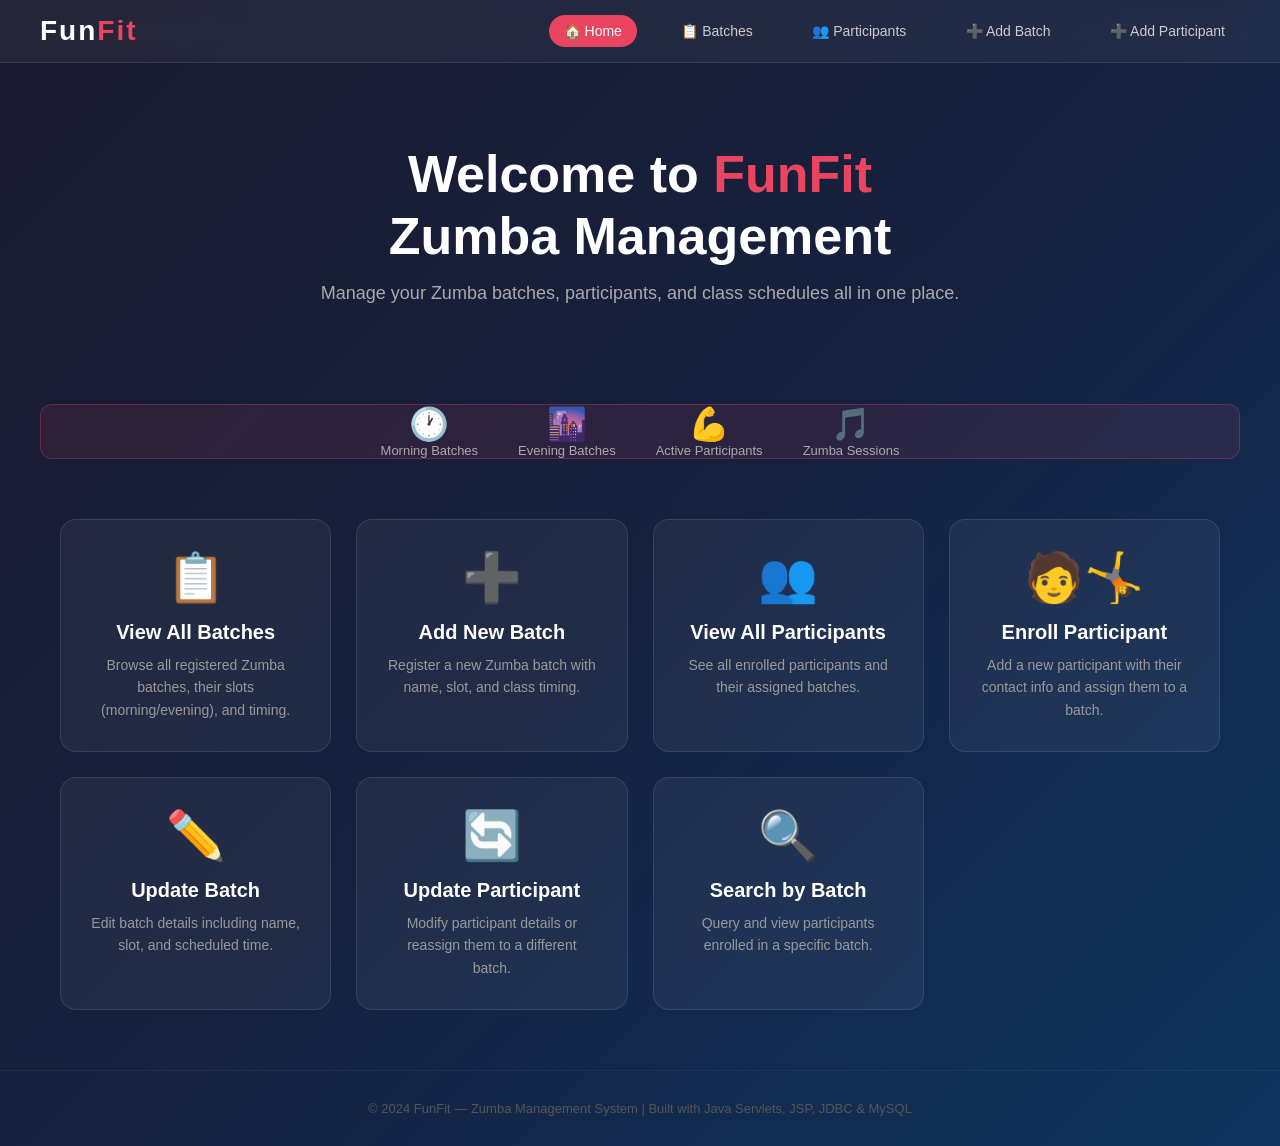
<file: src/main/webapp/index.html>
<!DOCTYPE html>
<html lang="en">
<head>
    <meta charset="UTF-8">
    <meta name="viewport" content="width=device-width, initial-scale=1.0">
    <title>FunFit - Zumba Management System</title>
    <link rel="stylesheet" href="css/style.css">
</head>
<body>

<header>
    <div class="nav-container">
        <a href="index.html" class="logo">Fun<span>Fit</span></a>
        <nav>
            <a href="index.html" class="active">🏠 Home</a>
            <a href="jsp/listBatches.jsp">📋 Batches</a>
            <a href="jsp/listParticipants.jsp">👥 Participants</a>
            <a href="add-batch.html">➕ Add Batch</a>
            <a href="add-participant.html">➕ Add Participant</a>
        </nav>
    </div>
</header>

<main>
    <section class="hero">
        <h1>Welcome to <span class="highlight">FunFit</span><br>Zumba Management</h1>
        <p>Manage your Zumba batches, participants, and class schedules all in one place.</p>
    </section>

    <div class="stats-bar" style="padding: 0 20px;">
        <div class="stat">
            <div class="stat-number">🕐</div>
            <div class="stat-label">Morning Batches</div>
        </div>
        <div class="stat">
            <div class="stat-number">🌆</div>
            <div class="stat-label">Evening Batches</div>
        </div>
        <div class="stat">
            <div class="stat-number">💪</div>
            <div class="stat-label">Active Participants</div>
        </div>
        <div class="stat">
            <div class="stat-number">🎵</div>
            <div class="stat-label">Zumba Sessions</div>
        </div>
    </div>

    <div class="dashboard-grid">
        <a href="jsp/listBatches.jsp" class="card">
            <div class="card-icon">📋</div>
            <h3>View All Batches</h3>
            <p>Browse all registered Zumba batches, their slots (morning/evening), and timing.</p>
        </a>

        <a href="add-batch.html" class="card">
            <div class="card-icon">➕</div>
            <h3>Add New Batch</h3>
            <p>Register a new Zumba batch with name, slot, and class timing.</p>
        </a>

        <a href="jsp/listParticipants.jsp" class="card">
            <div class="card-icon">👥</div>
            <h3>View All Participants</h3>
            <p>See all enrolled participants and their assigned batches.</p>
        </a>

        <a href="add-participant.html" class="card">
            <div class="card-icon">🧑‍🤸</div>
            <h3>Enroll Participant</h3>
            <p>Add a new participant with their contact info and assign them to a batch.</p>
        </a>

        <a href="update-batch.html" class="card">
            <div class="card-icon">✏️</div>
            <h3>Update Batch</h3>
            <p>Edit batch details including name, slot, and scheduled time.</p>
        </a>

        <a href="update-participant.html" class="card">
            <div class="card-icon">🔄</div>
            <h3>Update Participant</h3>
            <p>Modify participant details or reassign them to a different batch.</p>
        </a>

        <a href="jsp/participantsByBatch.jsp" class="card">
            <div class="card-icon">🔍</div>
            <h3>Search by Batch</h3>
            <p>Query and view participants enrolled in a specific batch.</p>
        </a>
    </div>
</main>

<footer>
    <p>© 2024 FunFit — Zumba Management System | Built with Java Servlets, JSP, JDBC &amp; MySQL</p>
</footer>

</body>
</html>
</file>
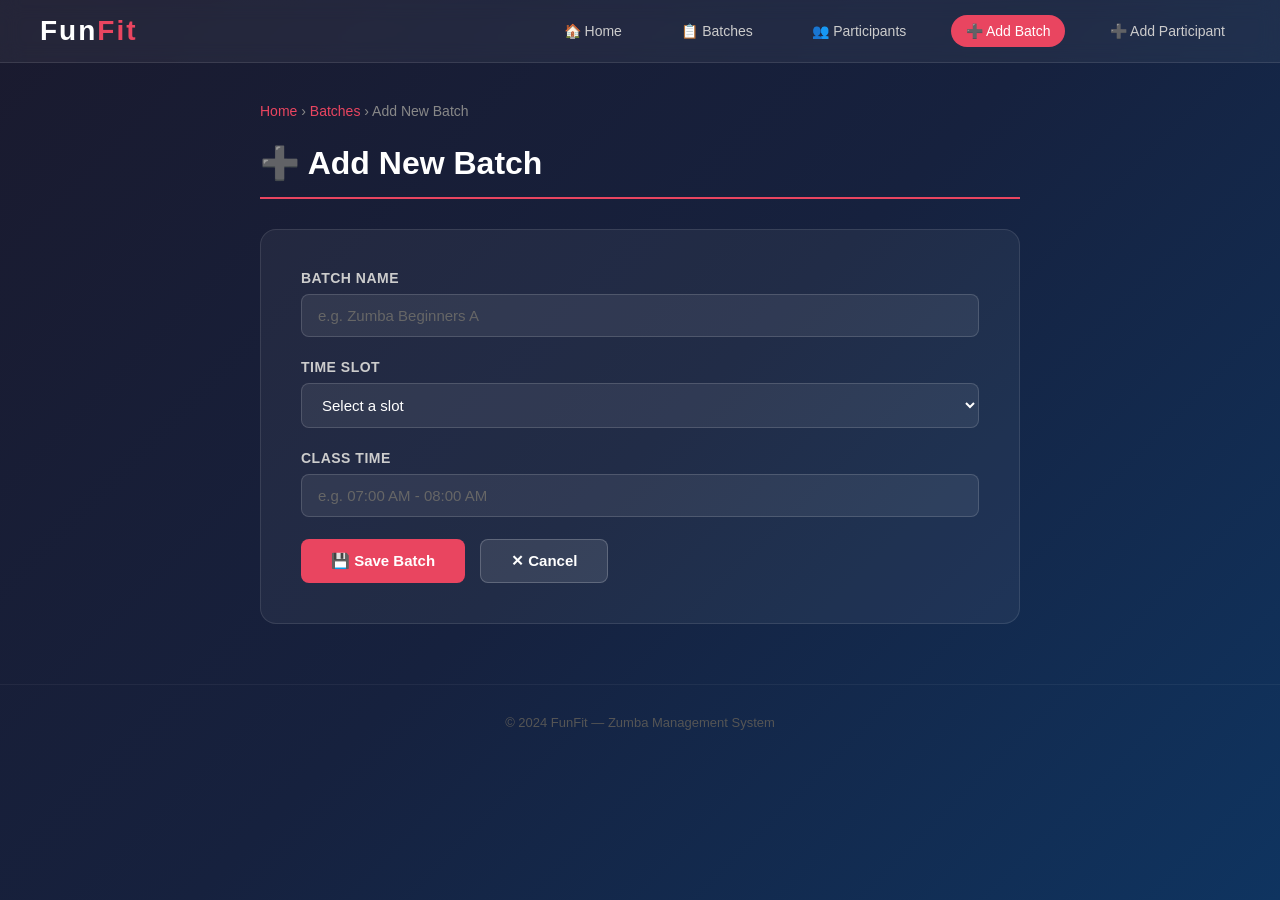
<file: src/main/webapp/add-batch.html>
<!DOCTYPE html>
<html lang="en">
<head>
    <meta charset="UTF-8">
    <meta name="viewport" content="width=device-width, initial-scale=1.0">
    <title>Add Batch - FunFit</title>
    <link rel="stylesheet" href="css/style.css">
</head>
<body>

<header>
    <div class="nav-container">
        <a href="index.html" class="logo">Fun<span>Fit</span></a>
        <nav>
            <a href="index.html">🏠 Home</a>
            <a href="jsp/listBatches.jsp">📋 Batches</a>
            <a href="jsp/listParticipants.jsp">👥 Participants</a>
            <a href="add-batch.html" class="active">➕ Add Batch</a>
            <a href="add-participant.html">➕ Add Participant</a>
        </nav>
    </div>
</header>

<main>
    <div class="page-container">
        <div class="breadcrumb">
            <a href="index.html">Home</a> &rsaquo; <a href="jsp/listBatches.jsp">Batches</a> &rsaquo; Add New Batch
        </div>

        <h1 class="page-title">➕ Add New Batch</h1>

        <div class="form-card">
            <form action="BatchController" method="post">
                <div class="form-group">
                    <label for="name">Batch Name</label>
                    <input type="text" id="name" name="name"
                           placeholder="e.g. Zumba Beginners A" required>
                </div>

                <div class="form-group">
                    <label for="slot">Time Slot</label>
                    <select id="slot" name="slot" required>
                        <option value="" disabled selected>Select a slot</option>
                        <option value="Morning">🌅 Morning</option>
                        <option value="Evening">🌆 Evening</option>
                    </select>
                </div>

                <div class="form-group">
                    <label for="time">Class Time</label>
                    <input type="text" id="time" name="time"
                           placeholder="e.g. 07:00 AM - 08:00 AM" required>
                </div>

                <div style="display:flex; gap:15px; margin-top:10px;">
                    <button type="submit" class="btn btn-primary">💾 Save Batch</button>
                    <a href="index.html" class="btn btn-secondary">✕ Cancel</a>
                </div>
            </form>
        </div>
    </div>
</main>

<footer>
    <p>© 2024 FunFit — Zumba Management System</p>
</footer>

</body>
</html>
</file>
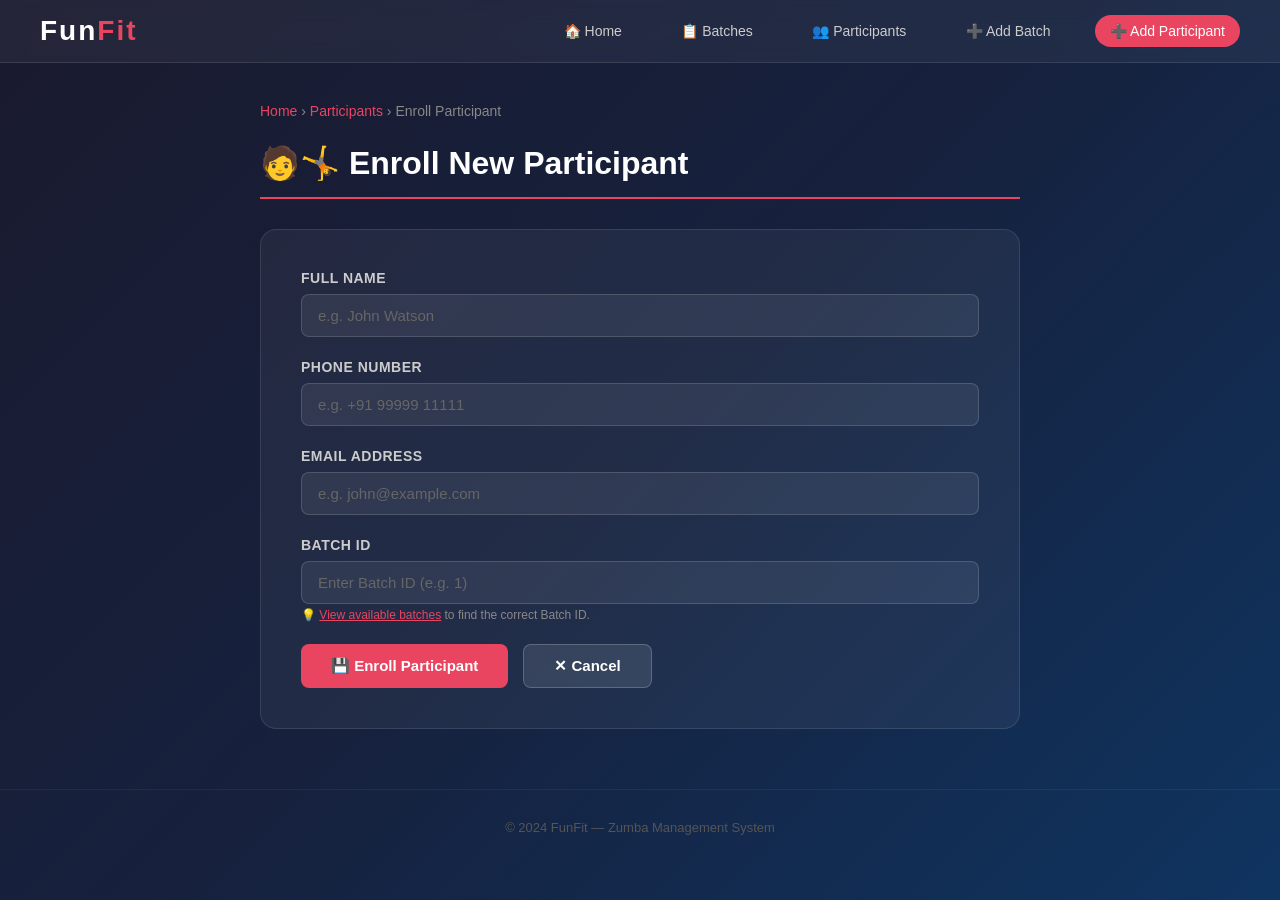
<file: src/main/webapp/add-participant.html>
<!DOCTYPE html>
<html lang="en">
<head>
    <meta charset="UTF-8">
    <meta name="viewport" content="width=device-width, initial-scale=1.0">
    <title>Add Participant - FunFit</title>
    <link rel="stylesheet" href="css/style.css">
</head>
<body>

<header>
    <div class="nav-container">
        <a href="index.html" class="logo">Fun<span>Fit</span></a>
        <nav>
            <a href="index.html">🏠 Home</a>
            <a href="jsp/listBatches.jsp">📋 Batches</a>
            <a href="jsp/listParticipants.jsp">👥 Participants</a>
            <a href="add-batch.html">➕ Add Batch</a>
            <a href="add-participant.html" class="active">➕ Add Participant</a>
        </nav>
    </div>
</header>

<main>
    <div class="page-container">
        <div class="breadcrumb">
            <a href="index.html">Home</a> &rsaquo; <a href="jsp/listParticipants.jsp">Participants</a> &rsaquo; Enroll Participant
        </div>

        <h1 class="page-title">🧑‍🤸 Enroll New Participant</h1>

        <div class="form-card">
            <form action="ParticipantController" method="post">
                <div class="form-group">
                    <label for="name">Full Name</label>
                    <input type="text" id="name" name="name"
                           placeholder="e.g. John Watson" required>
                </div>

                <div class="form-group">
                    <label for="phone">Phone Number</label>
                    <input type="text" id="phone" name="phone"
                           placeholder="e.g. +91 99999 11111" required>
                </div>

                <div class="form-group">
                    <label for="email">Email Address</label>
                    <input type="email" id="email" name="email"
                           placeholder="e.g. john@example.com" required>
                </div>

                <div class="form-group">
                    <label for="bid">Batch ID</label>
                    <input type="number" id="bid" name="bid"
                           placeholder="Enter Batch ID (e.g. 1)" min="1" required>
                    <small style="color:#888; font-size:12px; margin-top:4px; display:block;">
                        💡 <a href="jsp/listBatches.jsp" style="color:#e94560;">View available batches</a> to find the correct Batch ID.
                    </small>
                </div>

                <div style="display:flex; gap:15px; margin-top:10px;">
                    <button type="submit" class="btn btn-primary">💾 Enroll Participant</button>
                    <a href="index.html" class="btn btn-secondary">✕ Cancel</a>
                </div>
            </form>
        </div>
    </div>
</main>

<footer>
    <p>© 2024 FunFit — Zumba Management System</p>
</footer>

</body>
</html>
</file>
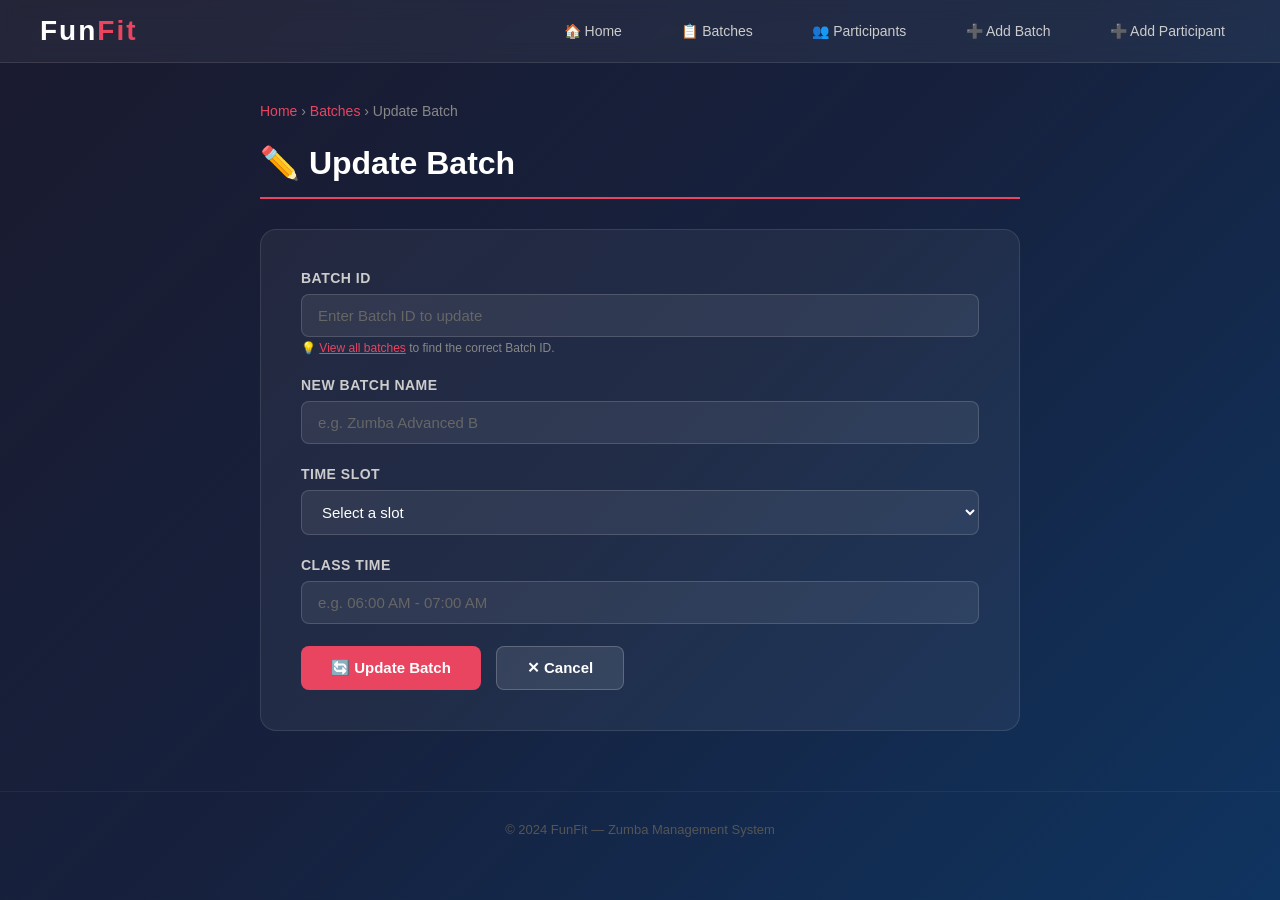
<file: src/main/webapp/update-batch.html>
<!DOCTYPE html>
<html lang="en">
<head>
    <meta charset="UTF-8">
    <meta name="viewport" content="width=device-width, initial-scale=1.0">
    <title>Update Batch - FunFit</title>
    <link rel="stylesheet" href="css/style.css">
</head>
<body>

<header>
    <div class="nav-container">
        <a href="index.html" class="logo">Fun<span>Fit</span></a>
        <nav>
            <a href="index.html">🏠 Home</a>
            <a href="jsp/listBatches.jsp">📋 Batches</a>
            <a href="jsp/listParticipants.jsp">👥 Participants</a>
            <a href="add-batch.html">➕ Add Batch</a>
            <a href="add-participant.html">➕ Add Participant</a>
        </nav>
    </div>
</header>

<main>
    <div class="page-container">
        <div class="breadcrumb">
            <a href="index.html">Home</a> &rsaquo; <a href="jsp/listBatches.jsp">Batches</a> &rsaquo; Update Batch
        </div>

        <h1 class="page-title">✏️ Update Batch</h1>

        <div class="form-card">
            <form action="BatchController" method="post">
                <!-- Hidden action flag for update -->
                <input type="hidden" name="action" value="update">

                <div class="form-group">
                    <label for="bid">Batch ID</label>
                    <input type="number" id="bid" name="bid"
                           placeholder="Enter Batch ID to update" min="1" required>
                    <small style="color:#888; font-size:12px; margin-top:4px; display:block;">
                        💡 <a href="jsp/listBatches.jsp" style="color:#e94560;">View all batches</a> to find the correct Batch ID.
                    </small>
                </div>

                <div class="form-group">
                    <label for="name">New Batch Name</label>
                    <input type="text" id="name" name="name"
                           placeholder="e.g. Zumba Advanced B" required>
                </div>

                <div class="form-group">
                    <label for="slot">Time Slot</label>
                    <select id="slot" name="slot" required>
                        <option value="" disabled selected>Select a slot</option>
                        <option value="Morning">🌅 Morning</option>
                        <option value="Evening">🌆 Evening</option>
                    </select>
                </div>

                <div class="form-group">
                    <label for="time">Class Time</label>
                    <input type="text" id="time" name="time"
                           placeholder="e.g. 06:00 AM - 07:00 AM" required>
                </div>

                <div style="display:flex; gap:15px; margin-top:10px;">
                    <button type="submit" class="btn btn-primary">🔄 Update Batch</button>
                    <a href="jsp/listBatches.jsp" class="btn btn-secondary">✕ Cancel</a>
                </div>
            </form>
        </div>
    </div>
</main>

<footer>
    <p>© 2024 FunFit — Zumba Management System</p>
</footer>

</body>
</html>
</file>
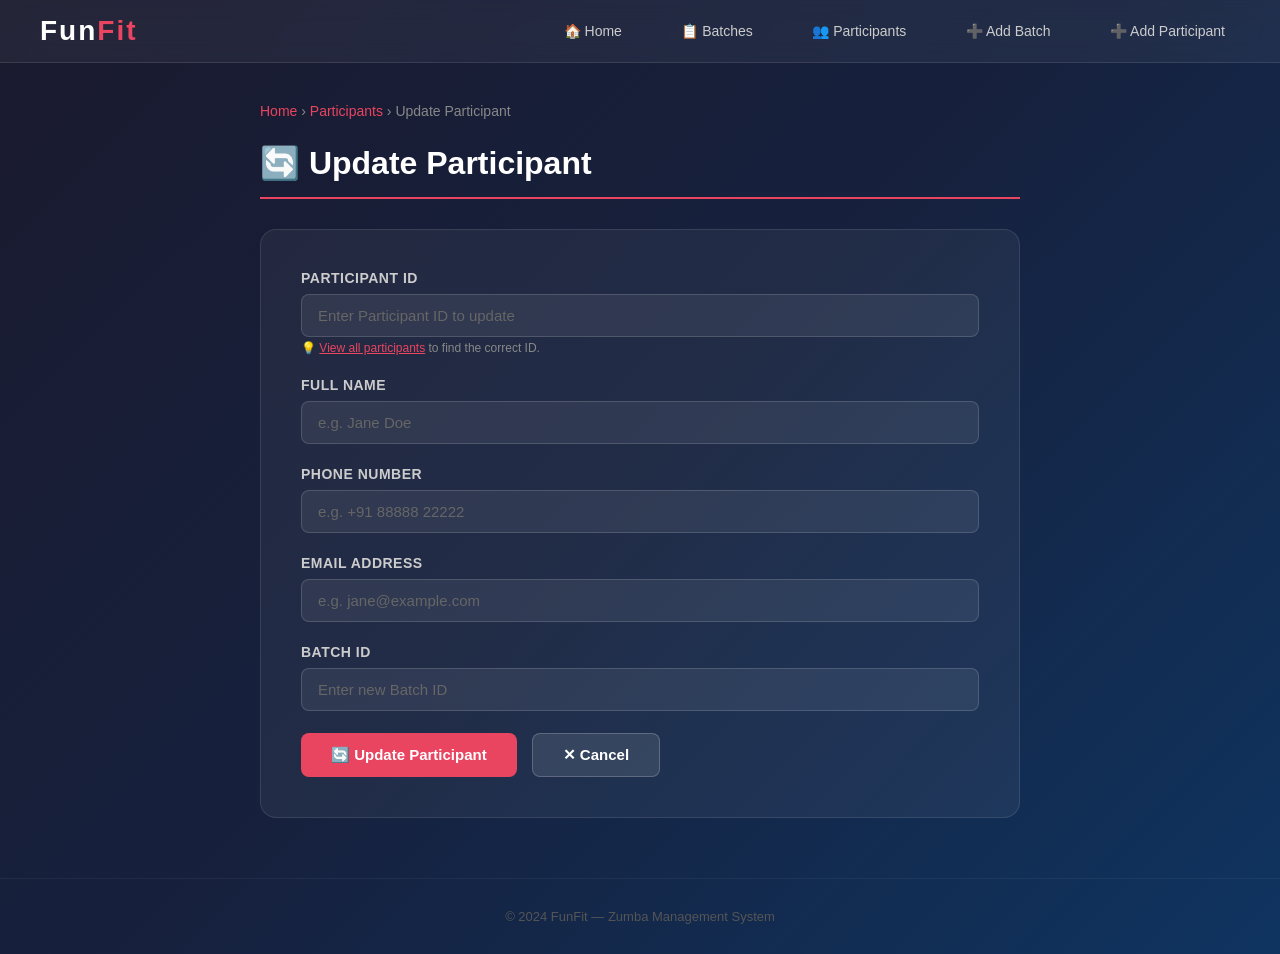
<file: src/main/webapp/update-participant.html>
<!DOCTYPE html>
<html lang="en">
<head>
    <meta charset="UTF-8">
    <meta name="viewport" content="width=device-width, initial-scale=1.0">
    <title>Update Participant - FunFit</title>
    <link rel="stylesheet" href="css/style.css">
</head>
<body>

<header>
    <div class="nav-container">
        <a href="index.html" class="logo">Fun<span>Fit</span></a>
        <nav>
            <a href="index.html">🏠 Home</a>
            <a href="jsp/listBatches.jsp">📋 Batches</a>
            <a href="jsp/listParticipants.jsp">👥 Participants</a>
            <a href="add-batch.html">➕ Add Batch</a>
            <a href="add-participant.html">➕ Add Participant</a>
        </nav>
    </div>
</header>

<main>
    <div class="page-container">
        <div class="breadcrumb">
            <a href="index.html">Home</a> &rsaquo; <a href="jsp/listParticipants.jsp">Participants</a> &rsaquo; Update Participant
        </div>

        <h1 class="page-title">🔄 Update Participant</h1>

        <div class="form-card">
            <form action="ParticipantController" method="post">
                <!-- Hidden action flag for update -->
                <input type="hidden" name="action" value="update">

                <div class="form-group">
                    <label for="pid">Participant ID</label>
                    <input type="number" id="pid" name="pid"
                           placeholder="Enter Participant ID to update" min="1" required>
                    <small style="color:#888; font-size:12px; margin-top:4px; display:block;">
                        💡 <a href="jsp/listParticipants.jsp" style="color:#e94560;">View all participants</a> to find the correct ID.
                    </small>
                </div>

                <div class="form-group">
                    <label for="name">Full Name</label>
                    <input type="text" id="name" name="name"
                           placeholder="e.g. Jane Doe" required>
                </div>

                <div class="form-group">
                    <label for="phone">Phone Number</label>
                    <input type="text" id="phone" name="phone"
                           placeholder="e.g. +91 88888 22222" required>
                </div>

                <div class="form-group">
                    <label for="email">Email Address</label>
                    <input type="email" id="email" name="email"
                           placeholder="e.g. jane@example.com" required>
                </div>

                <div class="form-group">
                    <label for="bid">Batch ID</label>
                    <input type="number" id="bid" name="bid"
                           placeholder="Enter new Batch ID" min="1" required>
                </div>

                <div style="display:flex; gap:15px; margin-top:10px;">
                    <button type="submit" class="btn btn-primary">🔄 Update Participant</button>
                    <a href="jsp/listParticipants.jsp" class="btn btn-secondary">✕ Cancel</a>
                </div>
            </form>
        </div>
    </div>
</main>

<footer>
    <p>© 2024 FunFit — Zumba Management System</p>
</footer>

</body>
</html>
</file>
<file: src/main/webapp/css/style.css>
/* FunFit - Zumba Gym Management System Styles */
* {
    margin: 0;
    padding: 0;
    box-sizing: border-box;
}

body {
    font-family: 'Segoe UI', Tahoma, Geneva, Verdana, sans-serif;
    background: linear-gradient(135deg, #1a1a2e 0%, #16213e 50%, #0f3460 100%);
    min-height: 100vh;
    color: #e0e0e0;
}

/* HEADER / NAV */
header {
    background: rgba(255, 255, 255, 0.05);
    backdrop-filter: blur(10px);
    border-bottom: 1px solid rgba(255, 255, 255, 0.1);
    padding: 0 30px;
    position: sticky;
    top: 0;
    z-index: 100;
}

.nav-container {
    display: flex;
    justify-content: space-between;
    align-items: center;
    max-width: 1200px;
    margin: 0 auto;
    padding: 15px 0;
}

.logo {
    font-size: 28px;
    font-weight: 700;
    color: #fff;
    text-decoration: none;
    letter-spacing: 2px;
}

.logo span {
    color: #e94560;
}

nav a {
    color: #ccc;
    text-decoration: none;
    margin-left: 25px;
    font-size: 14px;
    font-weight: 500;
    padding: 8px 15px;
    border-radius: 20px;
    transition: all 0.3s ease;
}

nav a:hover, nav a.active {
    background: #e94560;
    color: #fff;
}

/* HERO / WELCOME SECTION */
.hero {
    text-align: center;
    padding: 80px 20px 60px;
    max-width: 1200px;
    margin: 0 auto;
}

.hero h1 {
    font-size: 52px;
    font-weight: 700;
    color: #fff;
    line-height: 1.2;
    margin-bottom: 15px;
}

.hero h1 .highlight {
    color: #e94560;
}

.hero p {
    font-size: 18px;
    color: #aaa;
    margin-bottom: 40px;
}

/* DASHBOARD CARDS */
.dashboard-grid {
    display: grid;
    grid-template-columns: repeat(auto-fit, minmax(260px, 1fr));
    gap: 25px;
    max-width: 1200px;
    margin: 0 auto 60px;
    padding: 0 20px;
}

.card {
    background: rgba(255, 255, 255, 0.05);
    border: 1px solid rgba(255, 255, 255, 0.1);
    border-radius: 16px;
    padding: 30px;
    text-align: center;
    transition: transform 0.3s, box-shadow 0.3s;
    text-decoration: none;
    color: inherit;
    display: block;
}

.card:hover {
    transform: translateY(-8px);
    box-shadow: 0 20px 40px rgba(233, 69, 96, 0.2);
    border-color: #e94560;
}

.card-icon {
    font-size: 48px;
    margin-bottom: 15px;
}

.card h3 {
    font-size: 20px;
    color: #fff;
    margin-bottom: 10px;
}

.card p {
    color: #999;
    font-size: 14px;
    line-height: 1.6;
}

/* STATS BAR */
.stats-bar {
    display: flex;
    justify-content: center;
    gap: 40px;
    background: rgba(233, 69, 96, 0.1);
    border: 1px solid rgba(233, 69, 96, 0.3);
    border-radius: 12px;
    padding: 20px;
    max-width: 1200px;
    margin: 0 auto 60px;
}

.stat {
    text-align: center;
}

.stat-number {
    font-size: 32px;
    font-weight: 700;
    color: #e94560;
}

.stat-label {
    font-size: 13px;
    color: #aaa;
}

/* PAGE CONTAINER */
.page-container {
    max-width: 800px;
    margin: 40px auto;
    padding: 0 20px;
}

.page-title {
    font-size: 32px;
    color: #fff;
    margin-bottom: 30px;
    padding-bottom: 15px;
    border-bottom: 2px solid #e94560;
}

/* FORM STYLES */
.form-card {
    background: rgba(255, 255, 255, 0.05);
    border: 1px solid rgba(255, 255, 255, 0.1);
    border-radius: 16px;
    padding: 40px;
}

.form-group {
    margin-bottom: 22px;
}

.form-group label {
    display: block;
    font-size: 14px;
    font-weight: 600;
    color: #ccc;
    margin-bottom: 8px;
    text-transform: uppercase;
    letter-spacing: 0.5px;
}

.form-group input,
.form-group select {
    width: 100%;
    padding: 12px 16px;
    background: rgba(255, 255, 255, 0.07);
    border: 1px solid rgba(255, 255, 255, 0.15);
    border-radius: 8px;
    color: #fff;
    font-size: 15px;
    transition: border-color 0.3s;
    outline: none;
}

.form-group input:focus,
.form-group select:focus {
    border-color: #e94560;
    background: rgba(255, 255, 255, 0.1);
}

.form-group input::placeholder {
    color: #666;
}

.form-group select option {
    background: #1a1a2e;
    color: #fff;
}

/* BUTTONS */
.btn {
    display: inline-block;
    padding: 12px 30px;
    border-radius: 8px;
    font-size: 15px;
    font-weight: 600;
    cursor: pointer;
    transition: all 0.3s;
    border: none;
    text-decoration: none;
}

.btn-primary {
    background: #e94560;
    color: #fff;
}

.btn-primary:hover {
    background: #c73652;
    transform: translateY(-2px);
    box-shadow: 0 8px 20px rgba(233, 69, 96, 0.4);
}

.btn-secondary {
    background: rgba(255, 255, 255, 0.1);
    color: #fff;
    border: 1px solid rgba(255, 255, 255, 0.2);
}

.btn-secondary:hover {
    background: rgba(255, 255, 255, 0.15);
}

.btn-danger {
    background: rgba(233, 69, 96, 0.2);
    color: #e94560;
    border: 1px solid #e94560;
    padding: 6px 14px;
    font-size: 13px;
}

.btn-danger:hover {
    background: #e94560;
    color: #fff;
}

.btn-edit {
    background: rgba(100, 200, 120, 0.2);
    color: #64c878;
    border: 1px solid #64c878;
    padding: 6px 14px;
    font-size: 13px;
}

.btn-edit:hover {
    background: #64c878;
    color: #fff;
}

/* TABLE STYLES */
.table-card {
    background: rgba(255, 255, 255, 0.05);
    border: 1px solid rgba(255, 255, 255, 0.1);
    border-radius: 16px;
    overflow: hidden;
}

.table-header {
    display: flex;
    justify-content: space-between;
    align-items: center;
    padding: 25px 30px;
    border-bottom: 1px solid rgba(255, 255, 255, 0.1);
}

.table-header h2 {
    font-size: 22px;
    color: #fff;
}

table {
    width: 100%;
    border-collapse: collapse;
}

th {
    background: rgba(233, 69, 96, 0.15);
    color: #e94560;
    font-size: 13px;
    text-transform: uppercase;
    letter-spacing: 1px;
    padding: 15px 20px;
    text-align: left;
}

td {
    padding: 15px 20px;
    color: #ccc;
    border-bottom: 1px solid rgba(255, 255, 255, 0.05);
    font-size: 14px;
}

tr:hover td {
    background: rgba(255, 255, 255, 0.03);
}

tr:last-child td {
    border-bottom: none;
}

.badge {
    display: inline-block;
    padding: 4px 12px;
    border-radius: 20px;
    font-size: 12px;
    font-weight: 600;
}

.badge-morning {
    background: rgba(255, 200, 0, 0.15);
    color: #ffc800;
    border: 1px solid rgba(255, 200, 0, 0.3);
}

.badge-evening {
    background: rgba(100, 100, 255, 0.15);
    color: #8888ff;
    border: 1px solid rgba(100, 100, 255, 0.3);
}

/* ALERT MESSAGES */
.alert {
    padding: 14px 20px;
    border-radius: 8px;
    margin-bottom: 25px;
    font-size: 14px;
    font-weight: 500;
}

.alert-success {
    background: rgba(100, 200, 120, 0.15);
    border: 1px solid #64c878;
    color: #64c878;
}

.alert-error {
    background: rgba(233, 69, 96, 0.15);
    border: 1px solid #e94560;
    color: #e94560;
}

/* BREADCRUMB */
.breadcrumb {
    font-size: 14px;
    color: #888;
    margin-bottom: 25px;
}

.breadcrumb a {
    color: #e94560;
    text-decoration: none;
}

.breadcrumb a:hover {
    text-decoration: underline;
}

/* EMPTY STATE */
.empty-state {
    text-align: center;
    padding: 60px 20px;
    color: #666;
}

.empty-state .empty-icon {
    font-size: 64px;
    margin-bottom: 20px;
}

.empty-state h3 {
    font-size: 20px;
    color: #888;
    margin-bottom: 10px;
}

/* FOOTER */
footer {
    text-align: center;
    padding: 30px;
    color: #555;
    font-size: 13px;
    border-top: 1px solid rgba(255, 255, 255, 0.05);
    margin-top: 60px;
}

/* RESPONSIVE */
@media (max-width: 768px) {
    .hero h1 { font-size: 32px; }
    .stats-bar { flex-wrap: wrap; gap: 20px; }
    nav a { margin-left: 10px; font-size: 12px; }
    .table-header { flex-direction: column; gap: 15px; }
    .form-card { padding: 25px 20px; }
}
</file>
